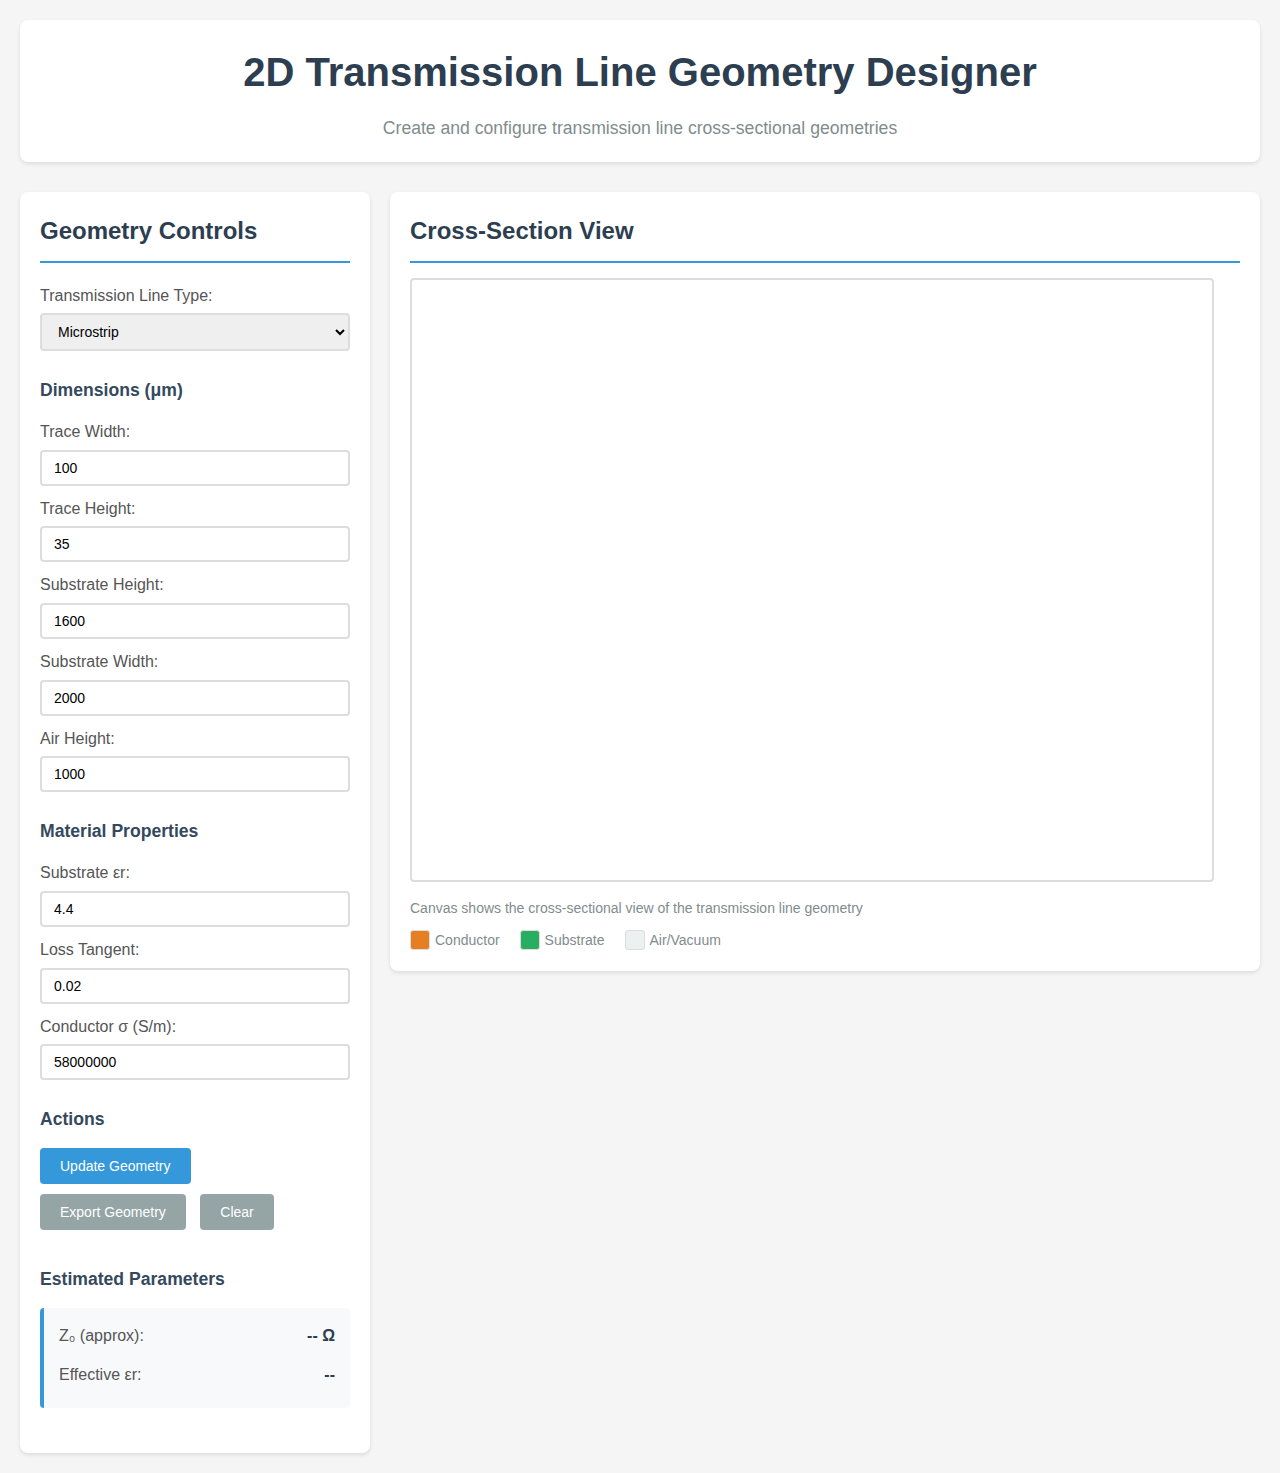
<file: index.html>
<!DOCTYPE html>
<html lang="en">
<head>
    <meta charset="UTF-8">
    <meta name="viewport" content="width=device-width, initial-scale=1.0">
    <title>2D Transmission Line Geometry Designer</title>
    <link rel="stylesheet" href="styles.css">
</head>
<body>
    <div class="container">
        <header>
            <h1>2D Transmission Line Geometry Designer</h1>
            <p>Create and configure transmission line cross-sectional geometries</p>
        </header>
        
        <div class="main-content">
            <!-- Control Panel -->
            <div class="control-panel">
                <h2>Geometry Controls</h2>
                
                <!-- Transmission Line Type Selection -->
                <div class="control-group">
                    <label for="line-type">Transmission Line Type:</label>
                    <select id="line-type">
                        <option value="microstrip">Microstrip</option>
                        <option value="stripline">Stripline</option>
                        <option value="coplanar">Coplanar Waveguide</option>
                        <option value="custom">Custom</option>
                    </select>
                </div>
                
                <!-- Dimensions -->
                <div class="control-group">
                    <h3>Dimensions (μm)</h3>
                    <div class="dimension-inputs">
                        <label for="trace-width">Trace Width:</label>
                        <input type="number" id="trace-width" value="100" min="1" step="1">
                        
                        <label for="trace-height">Trace Height:</label>
                        <input type="number" id="trace-height" value="35" min="1" step="1">
                        
                        <label for="substrate-height">Substrate Height:</label>
                        <input type="number" id="substrate-height" value="1600" min="1" step="1">
                        
                        <label for="substrate-width">Substrate Width:</label>
                        <input type="number" id="substrate-width" value="2000" min="1" step="1">
                        
                        <label for="air-height">Air Height:</label>
                        <input type="number" id="air-height" value="1000" min="100" step="100">
                    </div>
                </div>
                
                <!-- Material Properties -->
                <div class="control-group">
                    <h3>Material Properties</h3>
                    <div class="material-inputs">
                        <label for="substrate-er">Substrate εr:</label>
                        <input type="number" id="substrate-er" value="4.4" min="1" step="0.1">
                        
                        <label for="substrate-loss">Loss Tangent:</label>
                        <input type="number" id="substrate-loss" value="0.02" min="0" step="0.001">
                        
                        <label for="conductor-sigma">Conductor σ (S/m):</label>
                        <input type="number" id="conductor-sigma" value="58000000" min="1" step="1000000">
                    </div>
                </div>
                
                <!-- Actions -->
                <div class="control-group">
                    <h3>Actions</h3>
                    <button id="redraw-btn" class="btn primary">Update Geometry</button>
                    <button id="export-btn" class="btn secondary">Export Geometry</button>
                    <button id="clear-btn" class="btn secondary">Clear</button>
                </div>
                
                <!-- Calculated Parameters -->
                <div class="control-group">
                    <h3>Estimated Parameters</h3>
                    <div class="calculated-params">
                        <div class="param">
                            <label>Z₀ (approx):</label>
                            <span id="z0-estimate">-- Ω</span>
                        </div>
                        <div class="param">
                            <label>Effective εr:</label>
                            <span id="eff-er-estimate">--</span>
                        </div>
                    </div>
                </div>
            </div>
            
            <!-- Drawing Canvas -->
            <div class="canvas-container">
                <h2>Cross-Section View</h2>
                <canvas id="geometry-canvas" width="800" height="600"></canvas>
                <div class="canvas-info">
                    <p>Canvas shows the cross-sectional view of the transmission line geometry</p>
                    <div class="legend">
                        <div class="legend-item">
                            <div class="legend-color conductor"></div>
                            <span>Conductor</span>
                        </div>
                        <div class="legend-item">
                            <div class="legend-color substrate"></div>
                            <span>Substrate</span>
                        </div>
                        <div class="legend-item">
                            <div class="legend-color air"></div>
                            <span>Air/Vacuum</span>
                        </div>
                    </div>
                </div>
            </div>
        </div>
    </div>
    
    <!-- Export Modal -->
    <div id="export-modal" class="modal">
        <div class="modal-content">
            <span class="close">&times;</span>
            <h2>Export Geometry Data</h2>
            <textarea id="export-data" rows="20" cols="80" readonly></textarea>
            <div class="modal-actions">
                <button id="copy-data-btn" class="btn primary">Copy to Clipboard</button>
                <button id="download-data-btn" class="btn secondary">Download JSON</button>
            </div>
        </div>
    </div>

    <script src="geometry.js"></script>
</body>
</html>
</file>
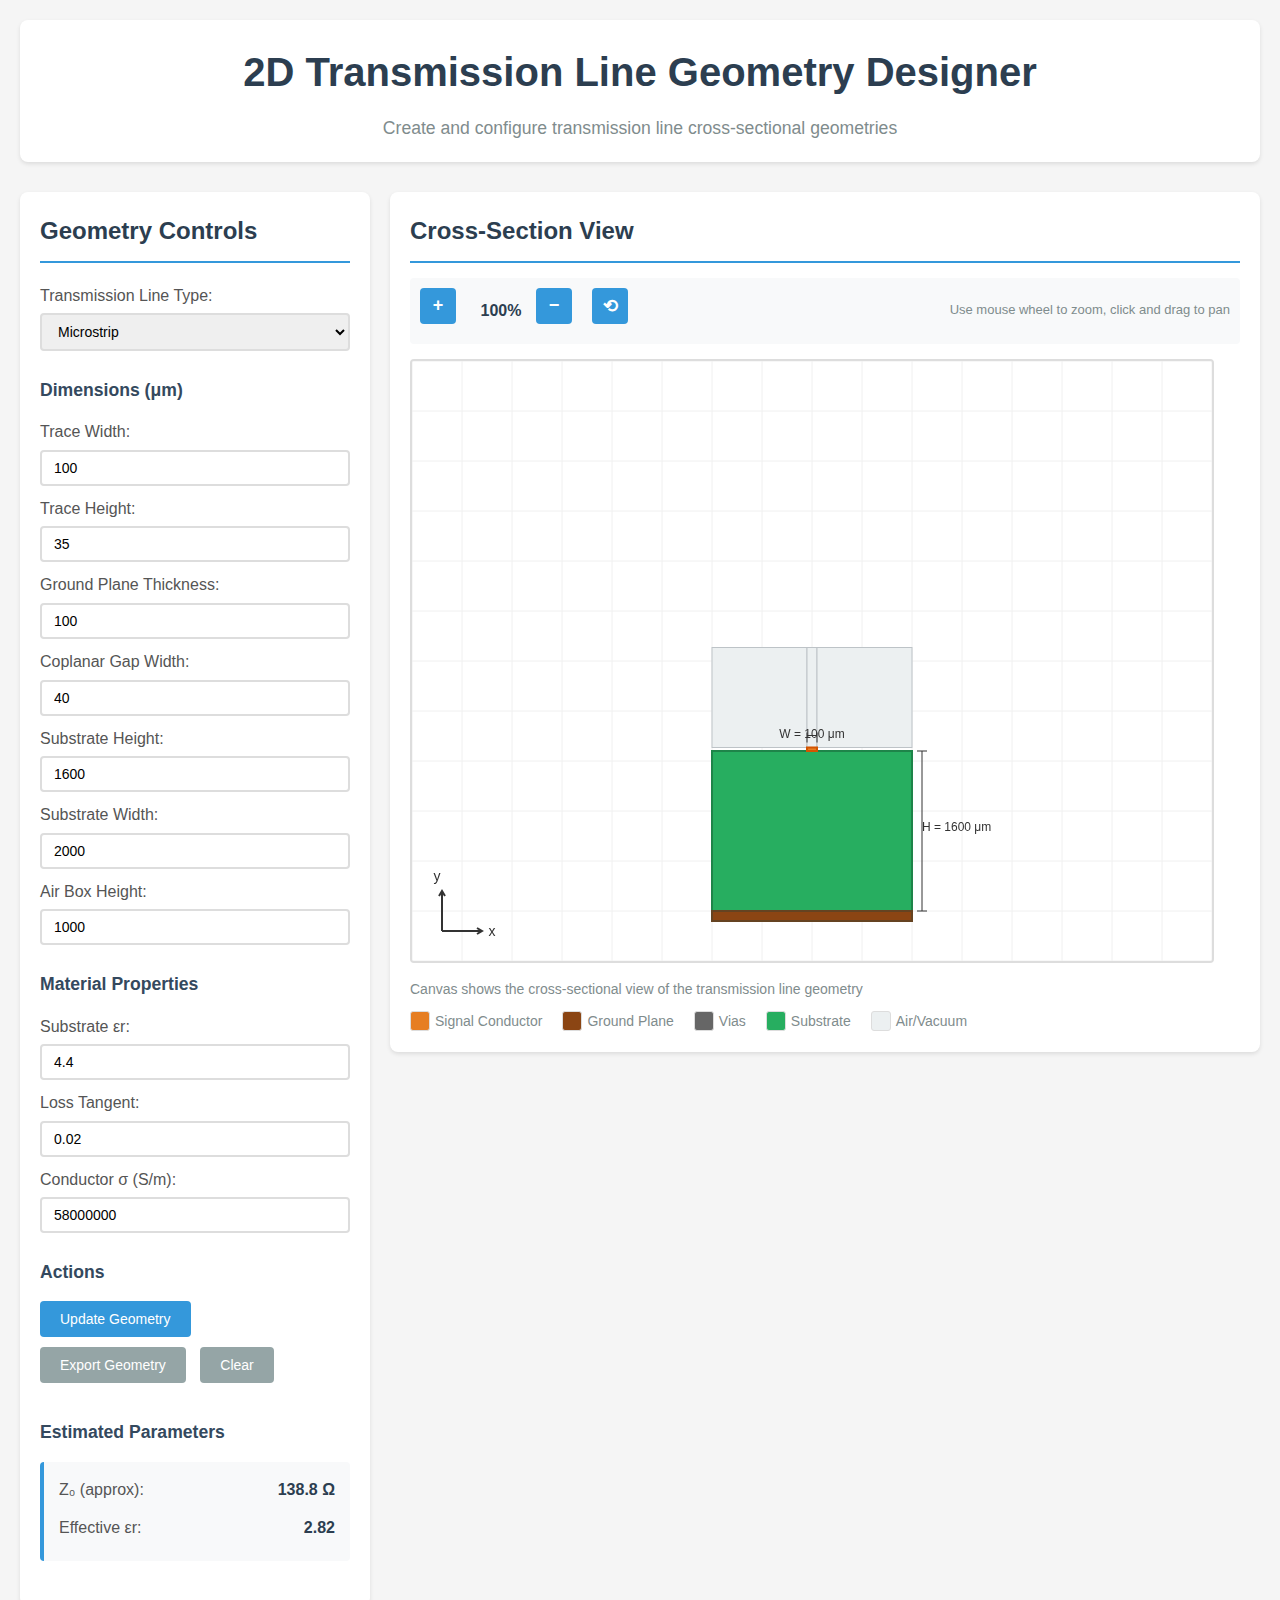
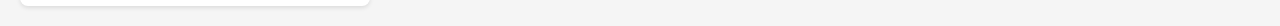
<file: webui/index.html>
<!DOCTYPE html>
<html lang="en">
<head>
    <meta charset="UTF-8">
    <meta name="viewport" content="width=device-width, initial-scale=1.0">
    <title>2D Transmission Line Geometry Designer</title>
    <link rel="stylesheet" href="styles.css">
</head>
<body>
    <div class="container">
        <header>
            <h1>2D Transmission Line Geometry Designer</h1>
            <p>Create and configure transmission line cross-sectional geometries</p>
        </header>
        
        <div class="main-content">
            <!-- Control Panel -->
            <div class="control-panel">
                <h2>Geometry Controls</h2>
                
                <!-- Transmission Line Type Selection -->
                <div class="control-group">
                    <label for="line-type">Transmission Line Type:</label>
                    <select id="line-type">
                        <option value="microstrip">Microstrip</option>
                        <option value="stripline">Stripline</option>
                        <option value="coplanar">Coplanar Waveguide</option>
                        <option value="coplanar-with-ground">Coplanar Waveguide with Ground</option>
                        <option value="grounded-coplanar">Grounded Coplanar Waveguide</option>
                        <option value="custom">Custom</option>
                    </select>
                </div>
                
                <!-- Dimensions -->
                <div class="control-group">
                    <h3>Dimensions (μm)</h3>
                    <div class="dimension-inputs">
                        <label for="trace-width">Trace Width:</label>
                        <input type="number" id="trace-width" value="100" min="1" step="1">
                        
                        <label for="trace-height">Trace Height:</label>
                        <input type="number" id="trace-height" value="35" min="1" step="1">
                        
                        <label for="ground-thickness">Ground Plane Thickness:</label>
                        <input type="number" id="ground-thickness" value="100" min="1" step="1">
                        
                        <label for="coplanar-gap">Coplanar Gap Width:</label>
                        <input type="number" id="coplanar-gap" value="40" min="1" step="1">
                        
                        <label for="substrate-height">Substrate Height:</label>
                        <input type="number" id="substrate-height" value="1600" min="1" step="1">
                        
                        <label for="substrate-width">Substrate Width:</label>
                        <input type="number" id="substrate-width" value="2000" min="1" step="1">
                        
                        <label for="air-height">Air Box Height:</label>
                        <input type="number" id="air-height" value="1000" min="1" step="1">
                    </div>
                </div>
                
                <!-- Material Properties -->
                <div class="control-group">
                    <h3>Material Properties</h3>
                    <div class="material-inputs">
                        <label for="substrate-er">Substrate εr:</label>
                        <input type="number" id="substrate-er" value="4.4" min="1" step="0.1">
                        
                        <label for="substrate-loss">Loss Tangent:</label>
                        <input type="number" id="substrate-loss" value="0.02" min="0" step="0.001">
                        
                        <label for="conductor-sigma">Conductor σ (S/m):</label>
                        <input type="number" id="conductor-sigma" value="58000000" min="1" step="1000000">
                    </div>
                </div>
                
                <!-- Actions -->
                <div class="control-group">
                    <h3>Actions</h3>
                    <button id="redraw-btn" class="btn primary">Update Geometry</button>
                    <button id="export-btn" class="btn secondary">Export Geometry</button>
                    <button id="clear-btn" class="btn secondary">Clear</button>
                </div>
                
                <!-- Calculated Parameters -->
                <div class="control-group">
                    <h3>Estimated Parameters</h3>
                    <div class="calculated-params">
                        <div class="param">
                            <label>Z₀ (approx):</label>
                            <span id="z0-estimate">-- Ω</span>
                        </div>
                        <div class="param">
                            <label>Effective εr:</label>
                            <span id="eff-er-estimate">--</span>
                        </div>
                    </div>
                </div>
            </div>
            
            <!-- Drawing Canvas -->
            <div class="canvas-container">
                <h2>Cross-Section View</h2>
                <div class="canvas-controls">
                    <div class="zoom-controls">
                        <button id="zoom-in-btn" class="btn icon-btn" title="Zoom In">+</button>
                        <span id="zoom-level" class="zoom-level">100%</span>
                        <button id="zoom-out-btn" class="btn icon-btn" title="Zoom Out">−</button>
                        <button id="zoom-reset-btn" class="btn icon-btn" title="Reset View">⟲</button>
                    </div>
                    <p class="canvas-hint">Use mouse wheel to zoom, click and drag to pan</p>
                </div>
                <canvas id="geometry-canvas" width="800" height="600"></canvas>
                <div class="canvas-info">
                    <p>Canvas shows the cross-sectional view of the transmission line geometry</p>
                    <div class="legend">
                        <div class="legend-item">
                            <div class="legend-color conductor"></div>
                            <span>Signal Conductor</span>
                        </div>
                        <div class="legend-item">
                            <div class="legend-color ground"></div>
                            <span>Ground Plane</span>
                        </div>
                        <div class="legend-item">
                            <div class="legend-color via"></div>
                            <span>Vias</span>
                        </div>
                        <div class="legend-item">
                            <div class="legend-color substrate"></div>
                            <span>Substrate</span>
                        </div>
                        <div class="legend-item">
                            <div class="legend-color air"></div>
                            <span>Air/Vacuum</span>
                        </div>
                    </div>
                </div>
            </div>
        </div>
    </div>
    
    <!-- Export Modal -->
    <div id="export-modal" class="modal">
        <div class="modal-content">
            <span class="close">&times;</span>
            <h2>Export Geometry Data</h2>
            <textarea id="export-data" rows="20" cols="80" readonly></textarea>
            <div class="modal-actions">
                <button id="copy-data-btn" class="btn primary">Copy to Clipboard</button>
                <button id="download-data-btn" class="btn secondary">Download JSON</button>
            </div>
        </div>
    </div>

    <script src="geometry.js"></script>
</body>
</html>
</file>
<file: styles.css>
/* Reset and base styles */
* {
    margin: 0;
    padding: 0;
    box-sizing: border-box;
}

body {
    font-family: -apple-system, BlinkMacSystemFont, 'Segoe UI', Roboto, Oxygen, Ubuntu, Cantarell, sans-serif;
    line-height: 1.6;
    color: #333;
    background-color: #f5f5f5;
}

.container {
    max-width: 1400px;
    margin: 0 auto;
    padding: 20px;
}

/* Header */
header {
    text-align: center;
    margin-bottom: 30px;
    padding: 20px;
    background: white;
    border-radius: 8px;
    box-shadow: 0 2px 4px rgba(0,0,0,0.1);
}

header h1 {
    color: #2c3e50;
    font-size: 2.5em;
    margin-bottom: 10px;
}

header p {
    color: #7f8c8d;
    font-size: 1.1em;
}

/* Main content layout */
.main-content {
    display: grid;
    grid-template-columns: 350px 1fr;
    gap: 20px;
    align-items: start;
}

/* Control Panel */
.control-panel {
    background: white;
    padding: 20px;
    border-radius: 8px;
    box-shadow: 0 2px 4px rgba(0,0,0,0.1);
    height: fit-content;
}

.control-panel h2 {
    color: #2c3e50;
    margin-bottom: 20px;
    border-bottom: 2px solid #3498db;
    padding-bottom: 10px;
}

.control-group {
    margin-bottom: 25px;
}

.control-group h3 {
    color: #34495e;
    margin-bottom: 15px;
    font-size: 1.1em;
}

.control-group label {
    display: block;
    margin-bottom: 5px;
    color: #555;
    font-weight: 500;
}

.control-group select,
.control-group input {
    width: 100%;
    padding: 8px 12px;
    border: 2px solid #ddd;
    border-radius: 4px;
    font-size: 14px;
    transition: border-color 0.3s ease;
}

.control-group select:focus,
.control-group input:focus {
    outline: none;
    border-color: #3498db;
}

.dimension-inputs label,
.material-inputs label {
    margin-top: 10px;
}

.dimension-inputs label:first-child,
.material-inputs label:first-child {
    margin-top: 0;
}

/* Buttons */
.btn {
    padding: 10px 20px;
    border: none;
    border-radius: 4px;
    cursor: pointer;
    font-size: 14px;
    font-weight: 500;
    margin-right: 10px;
    margin-bottom: 10px;
    transition: all 0.3s ease;
}

.btn.primary {
    background-color: #3498db;
    color: white;
}

.btn.primary:hover {
    background-color: #2980b9;
}

.btn.secondary {
    background-color: #95a5a6;
    color: white;
}

.btn.secondary:hover {
    background-color: #7f8c8d;
}

/* Calculated Parameters */
.calculated-params {
    background-color: #f8f9fa;
    padding: 15px;
    border-radius: 4px;
    border-left: 4px solid #3498db;
}

.param {
    display: flex;
    justify-content: space-between;
    margin-bottom: 8px;
}

.param:last-child {
    margin-bottom: 0;
}

.param label {
    font-weight: 500;
    color: #555;
}

.param span {
    color: #2c3e50;
    font-weight: 600;
}

/* Canvas Container */
.canvas-container {
    background: white;
    padding: 20px;
    border-radius: 8px;
    box-shadow: 0 2px 4px rgba(0,0,0,0.1);
}

.canvas-container h2 {
    color: #2c3e50;
    margin-bottom: 15px;
    border-bottom: 2px solid #3498db;
    padding-bottom: 10px;
}

#geometry-canvas {
    border: 2px solid #ddd;
    border-radius: 4px;
    background-color: white;
    display: block;
    margin-bottom: 15px;
}

.canvas-info {
    color: #7f8c8d;
    font-size: 14px;
}

.canvas-info p {
    margin-bottom: 10px;
}

/* Legend */
.legend {
    display: flex;
    gap: 20px;
    flex-wrap: wrap;
}

.legend-item {
    display: flex;
    align-items: center;
    gap: 5px;
}

.legend-color {
    width: 20px;
    height: 20px;
    border-radius: 3px;
    border: 1px solid #ddd;
}

.legend-color.conductor {
    background-color: #e67e22;
}

.legend-color.ground {
    background-color: #8b4513;
}

.legend-color.via {
    background-color: #666666;
}

.legend-color.substrate {
    background-color: #27ae60;
}

.legend-color.air {
    background-color: #ecf0f1;
}

/* Modal */
.modal {
    display: none;
    position: fixed;
    z-index: 1000;
    left: 0;
    top: 0;
    width: 100%;
    height: 100%;
    background-color: rgba(0,0,0,0.5);
}

.modal-content {
    background-color: white;
    margin: 5% auto;
    padding: 30px;
    border-radius: 8px;
    width: 80%;
    max-width: 800px;
    position: relative;
}

.close {
    color: #aaa;
    float: right;
    font-size: 28px;
    font-weight: bold;
    cursor: pointer;
    position: absolute;
    top: 15px;
    right: 25px;
}

.close:hover {
    color: #333;
}

.modal h2 {
    color: #2c3e50;
    margin-bottom: 20px;
}

#export-data {
    width: 100%;
    font-family: 'Courier New', monospace;
    font-size: 12px;
    border: 2px solid #ddd;
    border-radius: 4px;
    padding: 10px;
    margin-bottom: 15px;
    resize: vertical;
}

.modal-actions {
    text-align: right;
}

/* Responsive Design */
@media (max-width: 1200px) {
    .main-content {
        grid-template-columns: 300px 1fr;
    }
}

@media (max-width: 768px) {
    .main-content {
        grid-template-columns: 1fr;
    }
    
    .container {
        padding: 10px;
    }
    
    header h1 {
        font-size: 2em;
    }
    
    #geometry-canvas {
        width: 100%;
        height: auto;
    }
    
    .legend {
        justify-content: center;
    }
}
</file>
<file: webui/styles.css>
/* Reset and base styles */
* {
    margin: 0;
    padding: 0;
    box-sizing: border-box;
}

body {
    font-family: -apple-system, BlinkMacSystemFont, 'Segoe UI', Roboto, Oxygen, Ubuntu, Cantarell, sans-serif;
    line-height: 1.6;
    color: #333;
    background-color: #f5f5f5;
}

.container {
    max-width: 1400px;
    margin: 0 auto;
    padding: 20px;
}

/* Header */
header {
    text-align: center;
    margin-bottom: 30px;
    padding: 20px;
    background: white;
    border-radius: 8px;
    box-shadow: 0 2px 4px rgba(0,0,0,0.1);
}

header h1 {
    color: #2c3e50;
    font-size: 2.5em;
    margin-bottom: 10px;
}

header p {
    color: #7f8c8d;
    font-size: 1.1em;
}

/* Main content layout */
.main-content {
    display: grid;
    grid-template-columns: 350px 1fr;
    gap: 20px;
    align-items: start;
}

/* Control Panel */
.control-panel {
    background: white;
    padding: 20px;
    border-radius: 8px;
    box-shadow: 0 2px 4px rgba(0,0,0,0.1);
    height: fit-content;
}

.control-panel h2 {
    color: #2c3e50;
    margin-bottom: 20px;
    border-bottom: 2px solid #3498db;
    padding-bottom: 10px;
}

.control-group {
    margin-bottom: 25px;
}

.control-group h3 {
    color: #34495e;
    margin-bottom: 15px;
    font-size: 1.1em;
}

.control-group label {
    display: block;
    margin-bottom: 5px;
    color: #555;
    font-weight: 500;
}

.control-group select,
.control-group input {
    width: 100%;
    padding: 8px 12px;
    border: 2px solid #ddd;
    border-radius: 4px;
    font-size: 14px;
    transition: border-color 0.3s ease;
}

.control-group select:focus,
.control-group input:focus {
    outline: none;
    border-color: #3498db;
}

.dimension-inputs label,
.material-inputs label {
    margin-top: 10px;
}

.dimension-inputs label:first-child,
.material-inputs label:first-child {
    margin-top: 0;
}

/* Buttons */
.btn {
    padding: 10px 20px;
    border: none;
    border-radius: 4px;
    cursor: pointer;
    font-size: 14px;
    font-weight: 500;
    margin-right: 10px;
    margin-bottom: 10px;
    transition: all 0.3s ease;
}

.btn.primary {
    background-color: #3498db;
    color: white;
}

.btn.primary:hover {
    background-color: #2980b9;
}

.btn.secondary {
    background-color: #95a5a6;
    color: white;
}

.btn.secondary:hover {
    background-color: #7f8c8d;
}

/* Calculated Parameters */
.calculated-params {
    background-color: #f8f9fa;
    padding: 15px;
    border-radius: 4px;
    border-left: 4px solid #3498db;
}

.param {
    display: flex;
    justify-content: space-between;
    margin-bottom: 8px;
}

.param:last-child {
    margin-bottom: 0;
}

.param label {
    font-weight: 500;
    color: #555;
}

.param span {
    color: #2c3e50;
    font-weight: 600;
}

/* Canvas Container */
.canvas-container {
    background: white;
    padding: 20px;
    border-radius: 8px;
    box-shadow: 0 2px 4px rgba(0,0,0,0.1);
}

.canvas-container h2 {
    color: #2c3e50;
    margin-bottom: 15px;
    border-bottom: 2px solid #3498db;
    padding-bottom: 10px;
}

/* Canvas Controls */
.canvas-controls {
    display: flex;
    justify-content: space-between;
    align-items: center;
    margin-bottom: 15px;
    padding: 10px;
    background-color: #f8f9fa;
    border-radius: 4px;
}

.zoom-controls {
    display: flex;
    align-items: center;
    gap: 10px;
}

.icon-btn {
    width: 36px;
    height: 36px;
    padding: 0;
    font-size: 18px;
    font-weight: bold;
    display: flex;
    align-items: center;
    justify-content: center;
    background-color: #3498db;
    color: white;
    border: none;
    border-radius: 4px;
    cursor: pointer;
    transition: background-color 0.2s;
}

.icon-btn:hover {
    background-color: #2980b9;
}

.zoom-level {
    min-width: 50px;
    text-align: center;
    font-weight: 600;
    color: #2c3e50;
}

.canvas-hint {
    color: #7f8c8d;
    font-size: 13px;
    margin: 0;
}

#geometry-canvas {
    border: 2px solid #ddd;
    border-radius: 4px;
    background-color: white;
    display: block;
    margin-bottom: 15px;
    cursor: grab;
}

#geometry-canvas:active {
    cursor: grabbing;
}

.canvas-info {
    color: #7f8c8d;
    font-size: 14px;
}

.canvas-info p {
    margin-bottom: 10px;
}

/* Legend */
.legend {
    display: flex;
    gap: 20px;
    flex-wrap: wrap;
}

.legend-item {
    display: flex;
    align-items: center;
    gap: 5px;
}

.legend-color {
    width: 20px;
    height: 20px;
    border-radius: 3px;
    border: 1px solid #ddd;
}

.legend-color.conductor {
    background-color: #e67e22;
}

.legend-color.ground {
    background-color: #8b4513;
}

.legend-color.via {
    background-color: #666666;
}

.legend-color.substrate {
    background-color: #27ae60;
}

.legend-color.air {
    background-color: #ecf0f1;
}

/* Modal */
.modal {
    display: none;
    position: fixed;
    z-index: 1000;
    left: 0;
    top: 0;
    width: 100%;
    height: 100%;
    background-color: rgba(0,0,0,0.5);
}

.modal-content {
    background-color: white;
    margin: 5% auto;
    padding: 30px;
    border-radius: 8px;
    width: 80%;
    max-width: 800px;
    position: relative;
}

.close {
    color: #aaa;
    float: right;
    font-size: 28px;
    font-weight: bold;
    cursor: pointer;
    position: absolute;
    top: 15px;
    right: 25px;
}

.close:hover {
    color: #333;
}

.modal h2 {
    color: #2c3e50;
    margin-bottom: 20px;
}

#export-data {
    width: 100%;
    font-family: 'Courier New', monospace;
    font-size: 12px;
    border: 2px solid #ddd;
    border-radius: 4px;
    padding: 10px;
    margin-bottom: 15px;
    resize: vertical;
}

.modal-actions {
    text-align: right;
}

/* Responsive Design */
@media (max-width: 1200px) {
    .main-content {
        grid-template-columns: 300px 1fr;
    }
}

@media (max-width: 768px) {
    .main-content {
        grid-template-columns: 1fr;
    }
    
    .container {
        padding: 10px;
    }
    
    header h1 {
        font-size: 2em;
    }
    
    #geometry-canvas {
        width: 100%;
        height: auto;
    }
    
    .legend {
        justify-content: center;
    }
}
</file>
